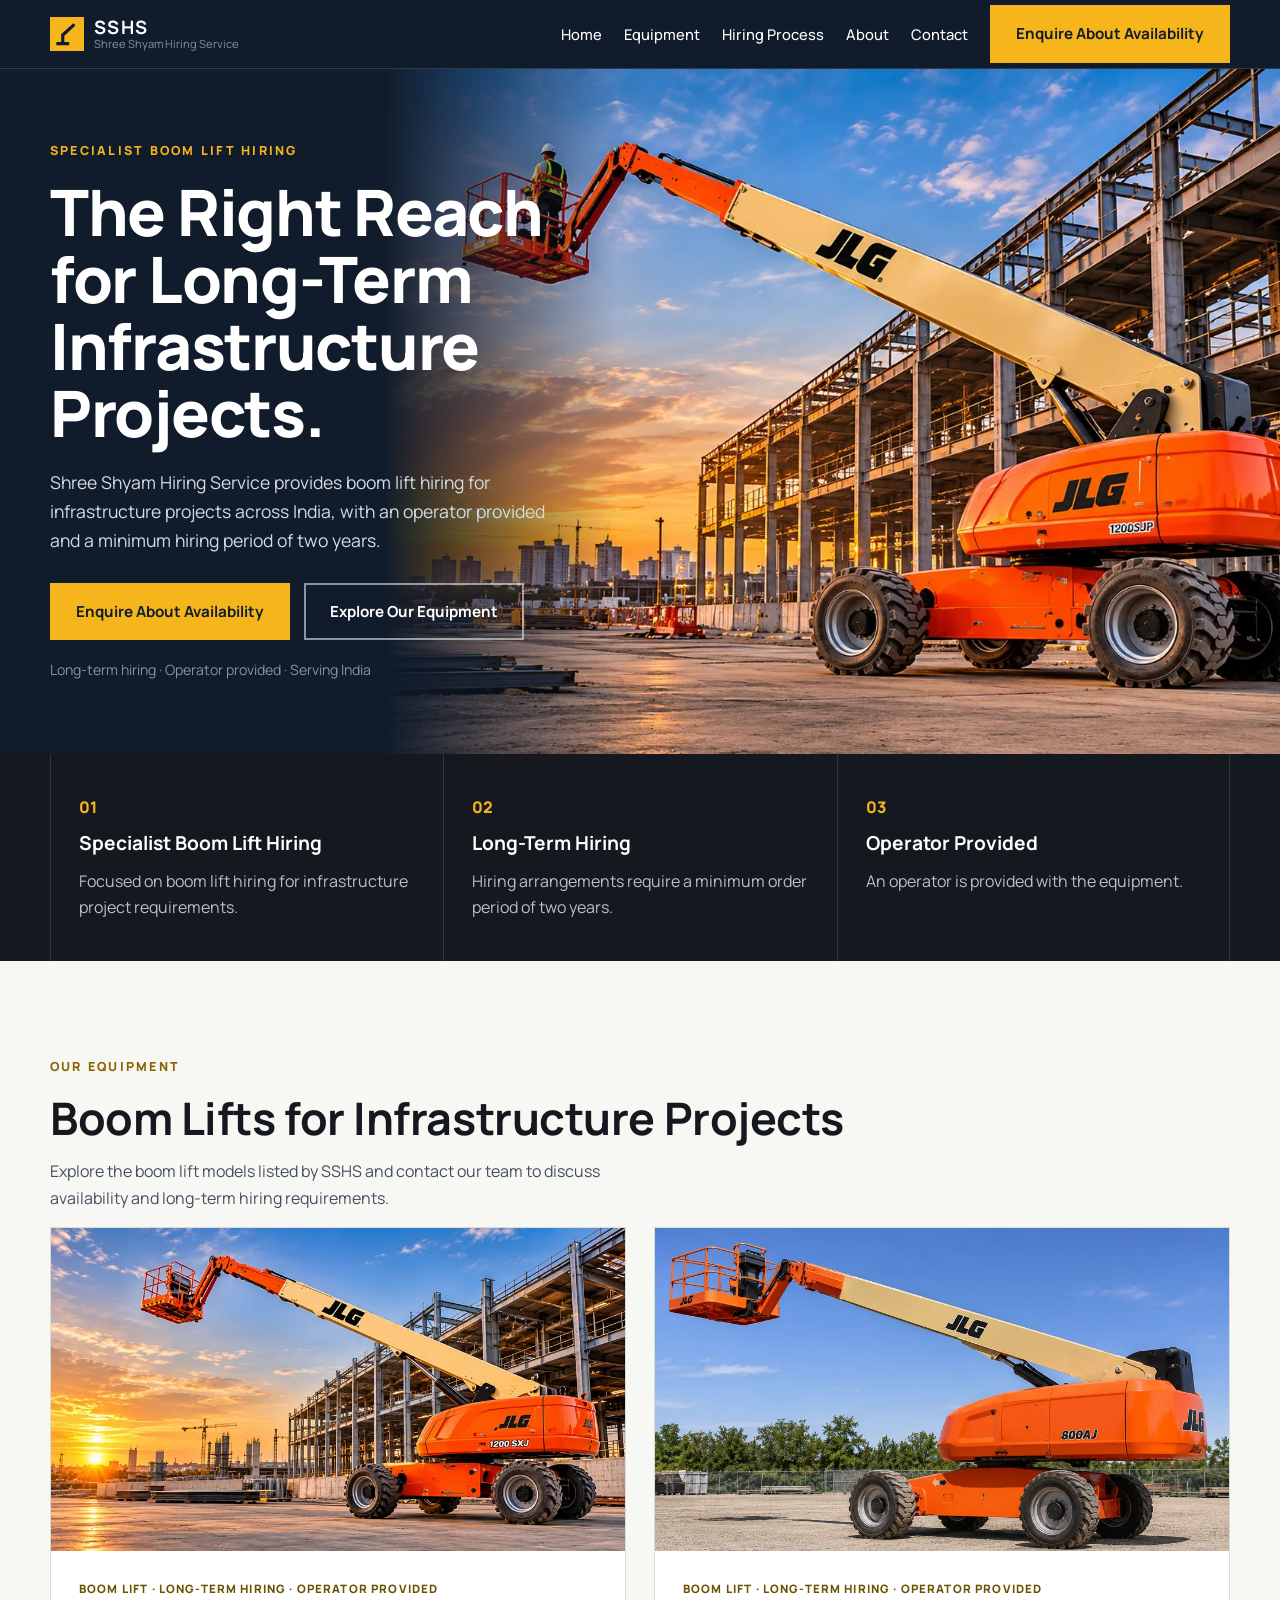
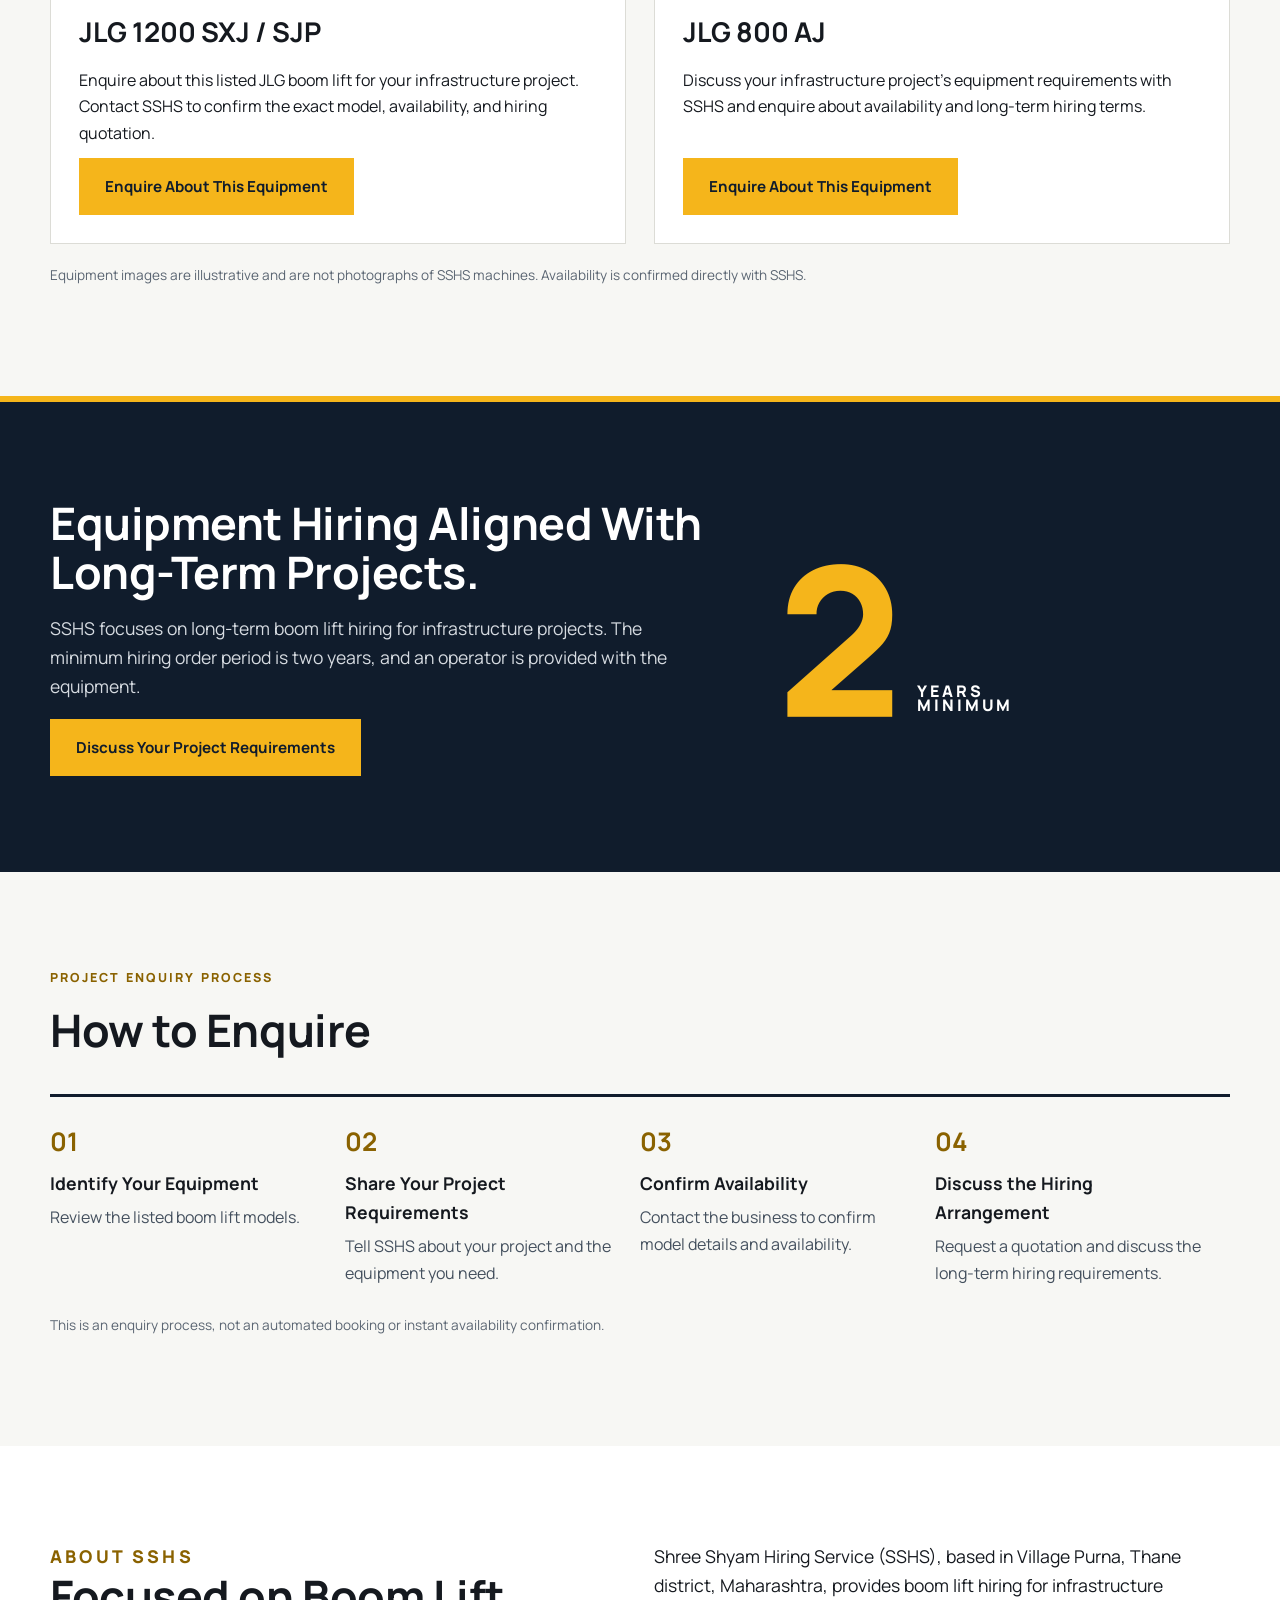
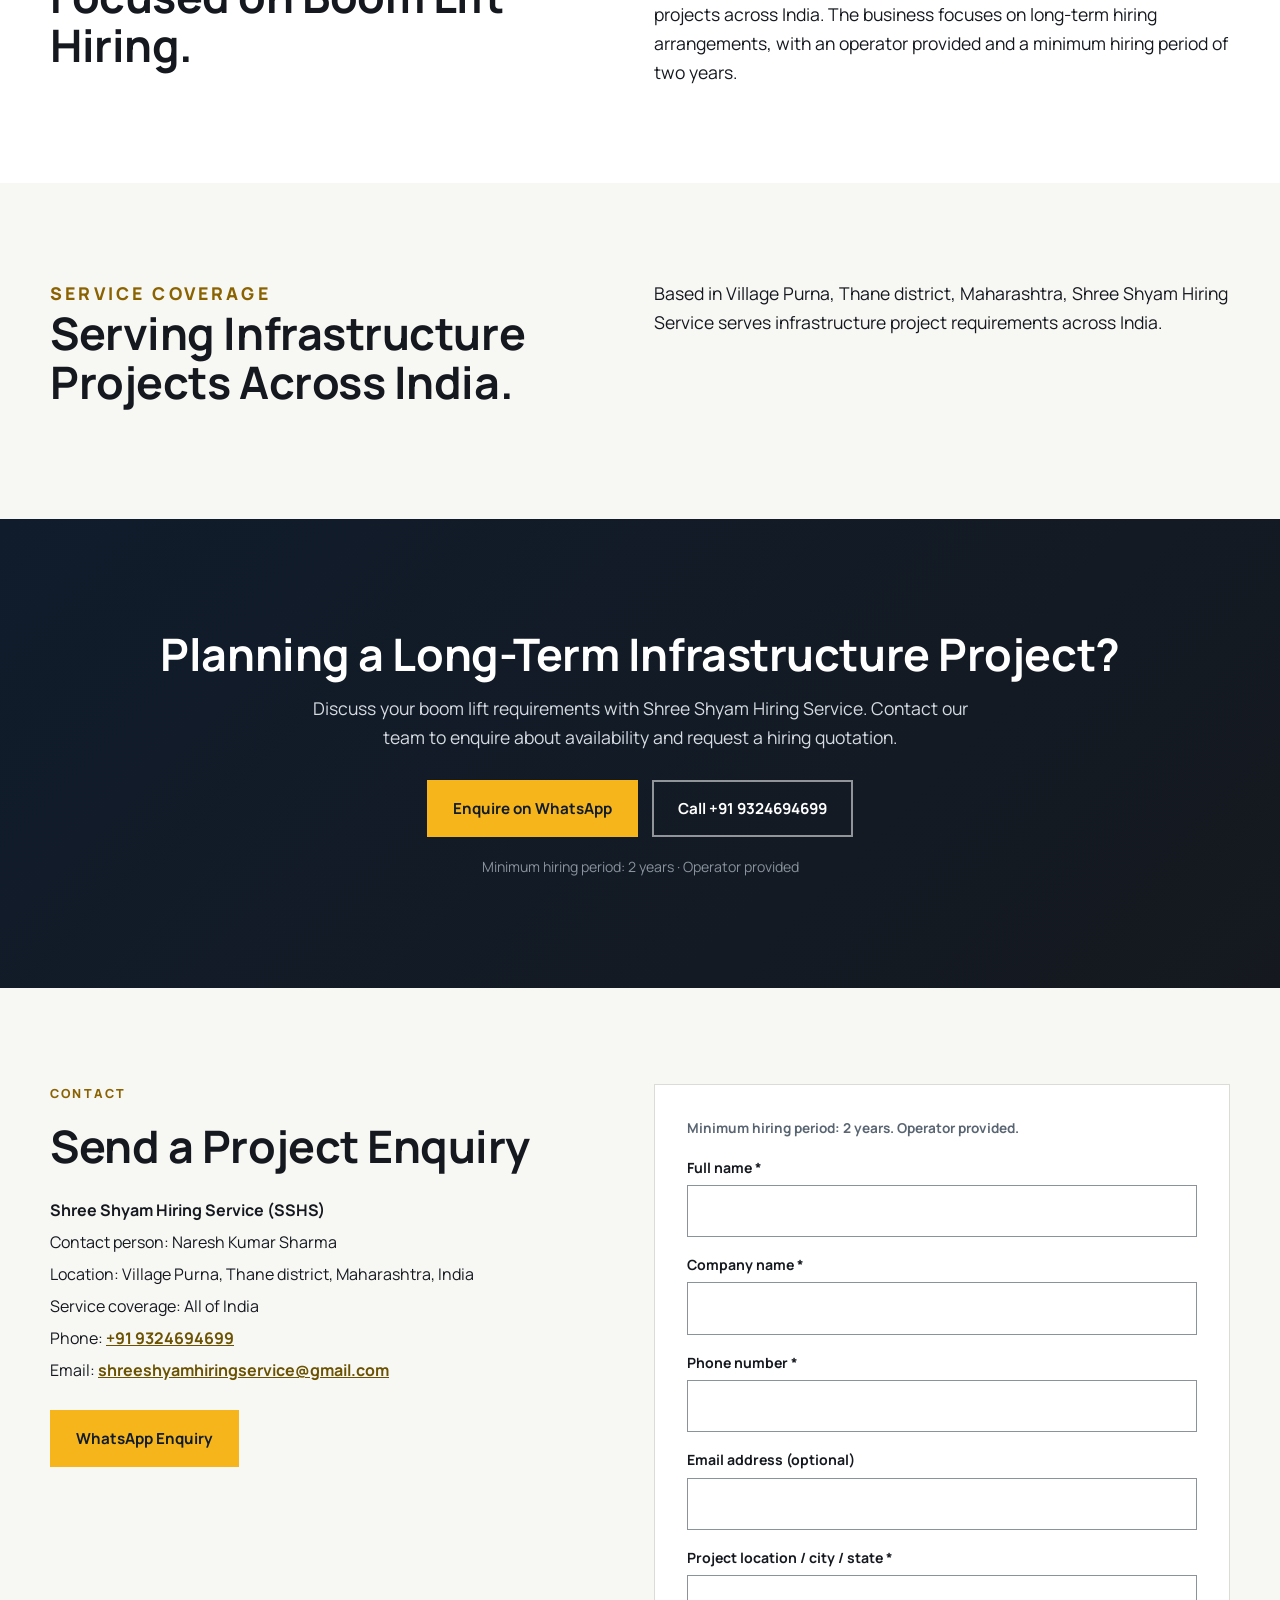
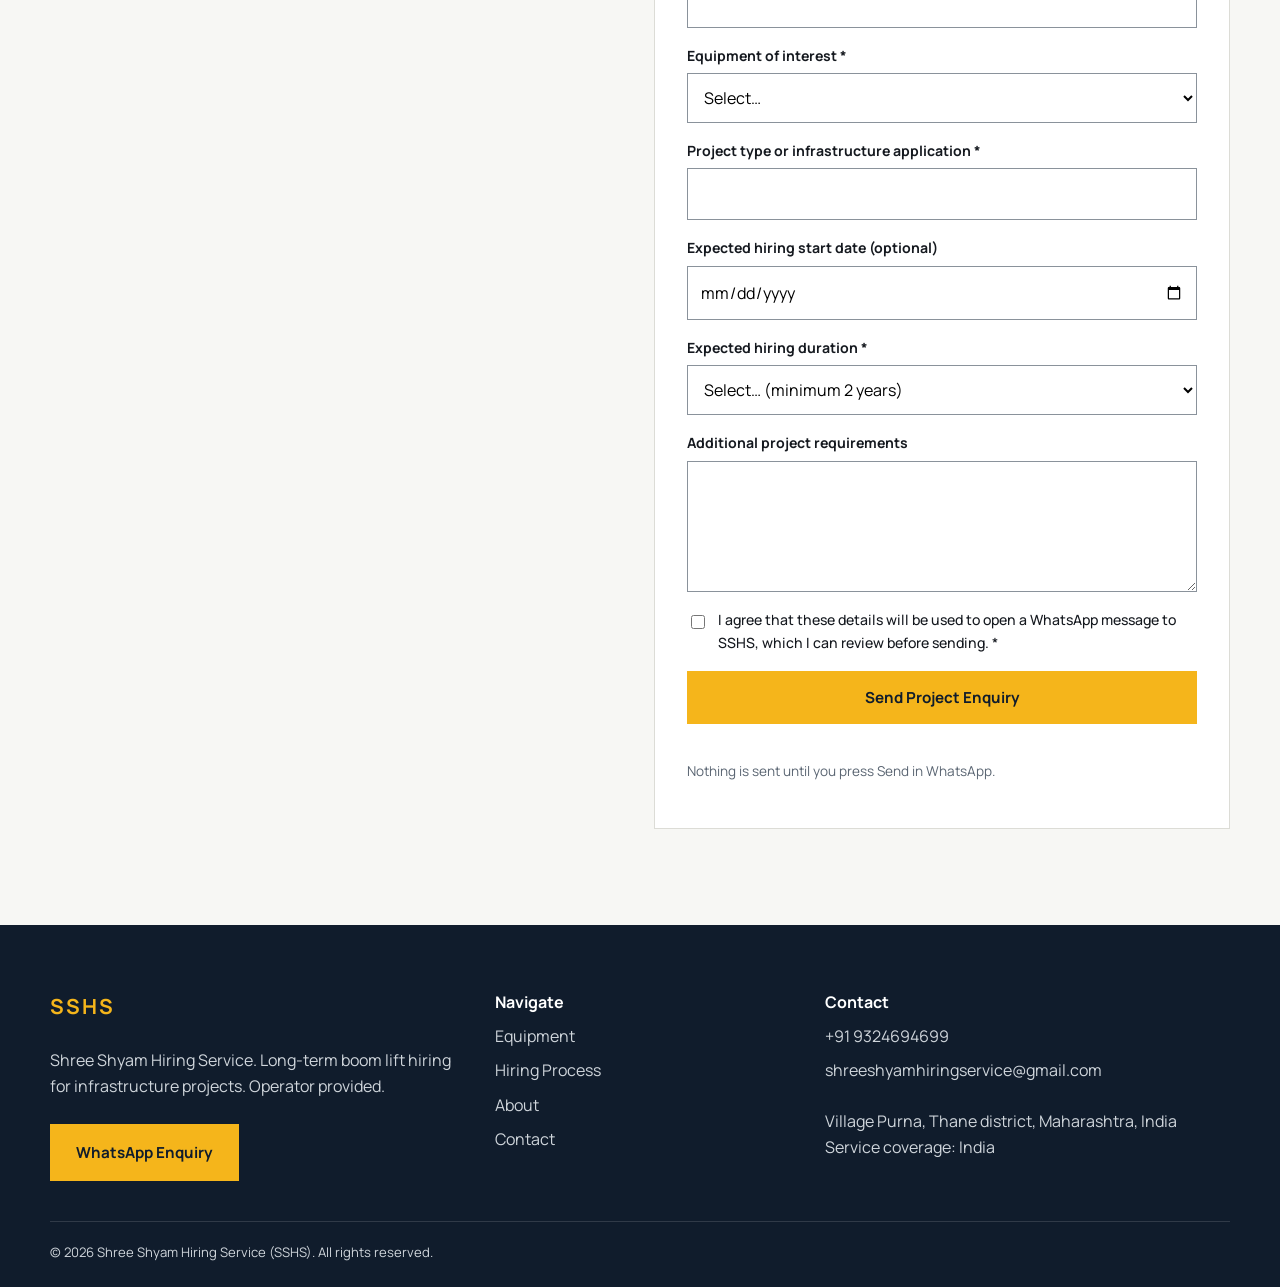
<file: index.html>
<!DOCTYPE html>
<html lang="en">
<head>
<meta charset="utf-8">
<meta name="viewport" content="width=device-width, initial-scale=1">
<title>Shree Shyam Hiring Service (SSHS) | Boom Lift Hiring India</title>
<meta name="description" content="Explore boom lift hiring from Shree Shyam Hiring Service (SSHS), based in Thane, Maharashtra. Long-term infrastructure project hiring, operator provided. Enquire about JLG boom lift availability.">
<meta name="robots" content="index, follow">
<meta property="og:type" content="website">
<meta property="og:title" content="Shree Shyam Hiring Service (SSHS) | Boom Lift Hiring India">
<meta property="og:description" content="Specialist long-term boom lift hiring for infrastructure projects across India. Operator provided.">
<link rel="icon" href="assets/favicon.svg" type="image/svg+xml">
<link rel="icon" href="assets/favicon-32.png" sizes="32x32" type="image/png">
<link rel="shortcut icon" href="assets/favicon.ico">
<link rel="apple-touch-icon" href="assets/favicon-180.png">
<link rel="preconnect" href="https://fonts.googleapis.com"><link rel="preconnect" href="https://fonts.gstatic.com" crossorigin>
<link href="https://fonts.googleapis.com/css2?family=Manrope:wght@400;500;700;800&display=swap" rel="stylesheet">
<link rel="stylesheet" href="styles.css">
</head>
<body>
<a class="skip" href="#main">Skip to content</a>
<header class="hdr" id="top">
 <div class="wrap hdr-in">
  <a class="brand" href="#top" aria-label="SSHS home"><svg width="34" height="34" viewBox="0 0 64 64" aria-hidden="true"><rect width="64" height="64" fill="#F5B51B"/><path d="M12 50h24M24 50V34l22-20" stroke="#101C2C" stroke-width="6" fill="none"/></svg><span><b>SSHS</b><small>Shree Shyam Hiring Service</small></span></a>
  <button class="menu-btn" aria-expanded="false" aria-controls="nav">Menu</button>
  <nav id="nav" aria-label="Main"><a href="#top">Home</a><a href="#equipment">Equipment</a><a href="#process">Hiring Process</a><a href="#about">About</a><a href="#contact">Contact</a><a class="btn btn-y" href="#contact">Enquire About Availability</a></nav>
 </div>
</header>
<main id="main">
<section class="hero">
 <picture><source media="(max-width:700px)" srcset="assets/images/sshs-hero-800.webp"><img class="hero-img" src="assets/images/sshs-hero-1600.webp" width="1600" height="900" fetchpriority="high" alt="Illustrative image of an orange and cream JLG boom lift with its platform raised beside a steel-framed building at sunset"></picture>
 <div class="wrap hero-in"><div class="hero-txt">
  <p class="eyebrow">Specialist Boom Lift Hiring</p>
  <h1 data-c="heroHeadline">The Right Reach for Long-Term Infrastructure Projects.</h1>
  <p class="lead" data-c="heroLead">Shree Shyam Hiring Service provides boom lift hiring for infrastructure projects across India, with an operator provided and a minimum hiring period of two years.</p>
  <div class="cta"><a class="btn btn-y" href="#contact">Enquire About Availability</a><a class="btn btn-o" href="#equipment">Explore Our Equipment</a></div>
  <p class="note">Long-term hiring &middot; Operator provided &middot; Serving India</p>
 </div></div>
</section>

<section class="caps"><div class="wrap grid3">
 <article><span>01</span><h2>Specialist Boom Lift Hiring</h2><p>Focused on boom lift hiring for infrastructure project requirements.</p></article>
 <article><span>02</span><h2>Long-Term Hiring</h2><p>Hiring arrangements require a minimum order period of two years.</p></article>
 <article><span>03</span><h2>Operator Provided</h2><p>An operator is provided with the equipment.</p></article>
</div></section>

<section id="equipment" class="sec"><div class="wrap">
 <p class="eyebrow dk">Our Equipment</p>
 <h2 class="h2">Boom Lifts for Infrastructure Projects</h2>
 <p class="sub">Explore the boom lift models listed by SSHS and contact our team to discuss availability and long-term hiring requirements.</p>
 <div class="grid2">
  <article class="card"><div class="ph"><img src="assets/images/jlg-1200-sxj-sjp-1000.webp" alt="Illustrative image of a JLG 1200 SXJ boom lift with its platform raised at a steel-frame construction site" loading="lazy" width="1000" height="563"></div>
   <div class="cb"><p class="tag">Boom lift &middot; Long-term hiring &middot; Operator provided</p><h3 data-c="equip1Name">JLG 1200 SXJ / SJP</h3>
   <p data-c="equip1Desc">Enquire about this listed JLG boom lift for your infrastructure project. Contact SSHS to confirm the exact model, availability, and hiring quotation.</p>
   <a class="btn btn-y wa" data-model="JLG 1200 SXJ / SJP" href="https://wa.me/919324694699">Enquire About This Equipment</a></div></article>
  <article class="card"><div class="ph"><img src="assets/images/jlg-800-aj-1000.webp" alt="JLG 800 AJ telescopic boom lift with its platform raised, parked on open ground" loading="lazy" width="1000" height="667" style="object-position:50% 44%"></div>
   <div class="cb"><p class="tag">Boom lift &middot; Long-term hiring &middot; Operator provided</p><h3 data-c="equip2Name">JLG 800 AJ</h3>
   <p data-c="equip2Desc">Discuss your infrastructure project's equipment requirements with SSHS and enquire about availability and long-term hiring terms.</p>
   <a class="btn btn-y wa" data-model="JLG 800 AJ" href="https://wa.me/919324694699">Enquire About This Equipment</a></div></article>
 </div>
 <p class="fine">Equipment images are illustrative and are not photographs of SSHS machines. Availability is confirmed directly with SSHS.</p>
</div></section>

<section class="term"><div class="wrap term-in">
 <div><h2 class="h2 lt">Equipment Hiring Aligned With Long-Term Projects.</h2>
 <p class="lead">SSHS focuses on long-term boom lift hiring for infrastructure projects. The minimum hiring order period is two years, and an operator is provided with the equipment.</p>
 <a class="btn btn-y" href="#contact">Discuss Your Project Requirements</a></div>
 <div class="big" aria-label="Minimum two years">2<small>YEARS<br>MINIMUM</small></div>
</div></section>

<section id="process" class="sec"><div class="wrap">
 <p class="eyebrow dk">Project Enquiry Process</p><h2 class="h2">How to Enquire</h2>
 <ol class="steps">
  <li><b>01</b><h3>Identify Your Equipment</h3><p>Review the listed boom lift models.</p></li>
  <li><b>02</b><h3>Share Your Project Requirements</h3><p>Tell SSHS about your project and the equipment you need.</p></li>
  <li><b>03</b><h3>Confirm Availability</h3><p>Contact the business to confirm model details and availability.</p></li>
  <li><b>04</b><h3>Discuss the Hiring Arrangement</h3><p>Request a quotation and discuss the long-term hiring requirements.</p></li>
 </ol>
 <p class="fine">This is an enquiry process, not an automated booking or instant availability confirmation.</p>
</div></section>

<section id="about" class="sec alt"><div class="wrap grid2 ab">
 <div><p class="eyebrow dk">About SSHS</p><h2 class="h2">Focused on Boom Lift Hiring.</h2></div>
 <p>Shree Shyam Hiring Service (SSHS), based in Village Purna, Thane district, Maharashtra, provides boom lift hiring for infrastructure projects across India. The business focuses on long-term hiring arrangements, with an operator provided and a minimum hiring period of two years.</p>
</div></section>

<section class="sec"><div class="wrap grid2 ab">
 <div><p class="eyebrow dk">Service Coverage</p><h2 class="h2">Serving Infrastructure Projects Across India.</h2></div>
 <p>Based in Village Purna, Thane district, Maharashtra, Shree Shyam Hiring Service serves infrastructure project requirements across India.</p>
</div></section>

<section class="banner"><div class="wrap">
 <h2 class="h2 lt">Planning a Long-Term Infrastructure Project?</h2>
 <p class="lead">Discuss your boom lift requirements with Shree Shyam Hiring Service. Contact our team to enquire about availability and request a hiring quotation.</p>
 <div class="cta"><a class="btn btn-y wa" data-model="" href="https://wa.me/919324694699">Enquire on WhatsApp</a><a class="btn btn-o" href="tel:+919324694699">Call +91 9324694699</a></div>
 <p class="note">Minimum hiring period: 2 years &middot; Operator provided</p>
</div></section>

<section id="contact" class="sec"><div class="wrap grid2 ct">
 <div><p class="eyebrow dk">Contact</p><h2 class="h2">Send a Project Enquiry</h2>
  <address><b>Shree Shyam Hiring Service (SSHS)</b><br>Contact person: <span data-c="person">Naresh Kumar Sharma</span><br>Location: Village Purna, Thane district, Maharashtra, India<br>Service coverage: All of India<br>Phone: <a href="tel:+919324694699">+91 9324694699</a><br>Email: <a href="mailto:shreeshyamhiringservice@gmail.com">shreeshyamhiringservice@gmail.com</a></address>
  <a class="btn btn-y wa" data-model="" href="https://wa.me/919324694699">WhatsApp Enquiry</a></div>
 <form id="f" novalidate><p class="fine" style="margin:0"><b>Minimum hiring period: 2 years. Operator provided.</b></p>
  <div class="fr"><label for="name">Full name *</label><input id="name" name="name" autocomplete="name" required></div>
  <div class="fr"><label for="company">Company name *</label><input id="company" name="company" autocomplete="organization" required></div>
  <div class="fr"><label for="phone">Phone number *</label><input id="phone" name="phone" type="tel" autocomplete="tel" inputmode="tel" required></div>
  <div class="fr"><label for="email">Email address (optional)</label><input id="email" name="email" type="email" autocomplete="email"></div>
  <div class="fr"><label for="loc">Project location / city / state *</label><input id="loc" name="loc" required></div>
  <div class="fr"><label for="equip">Equipment of interest *</label><select id="equip" name="equip" required><option value="">Select…</option><option>JLG 1200 SXJ / SJP</option><option>JLG 800 AJ</option><option>Not sure / need guidance</option></select></div>
  <div class="fr"><label for="ptype">Project type or infrastructure application *</label><input id="ptype" name="ptype" required></div>
  <div class="fr"><label for="start">Expected hiring start date (optional)</label><input id="start" name="start" type="date"></div>
  <div class="fr"><label for="dur">Expected hiring duration *</label><select id="dur" name="dur" required><option value="">Select… (minimum 2 years)</option><option>2 years (minimum)</option><option>More than 2 years</option></select></div>
  <div class="fr"><label for="msg">Additional project requirements</label><textarea id="msg" name="msg" rows="4"></textarea></div>
  <div class="fr chk"><input id="consent" type="checkbox" required><label for="consent">I agree that these details will be used to open a WhatsApp message to SSHS, which I can review before sending. *</label></div>
  <button class="btn btn-y" type="submit">Send Project Enquiry</button>
  <p class="fine" id="status" role="status">Nothing is sent until you press Send in WhatsApp.</p>
 </form>
</div></section>
</main>
<footer><div class="wrap fg">
 <div><b class="fb">SSHS</b><p>Shree Shyam Hiring Service. Long-term boom lift hiring for infrastructure projects. Operator provided.</p><a class="btn btn-y wa" data-model="" href="https://wa.me/919324694699">WhatsApp Enquiry</a></div>
 <div><b>Navigate</b><a href="#equipment">Equipment</a><a href="#process">Hiring Process</a><a href="#about">About</a><a href="#contact">Contact</a></div>
 <div><b>Contact</b><a href="tel:+919324694699">+91 9324694699</a><a href="mailto:shreeshyamhiringservice@gmail.com">shreeshyamhiringservice@gmail.com</a><p>Village Purna, Thane district, Maharashtra, India<br>Service coverage: India</p></div>
</div><p class="wrap copy">&copy; <span id="yr">2026</span> Shree Shyam Hiring Service (SSHS). All rights reserved.</p></footer>
<script src="script.js"></script>
</body></html>
</file>
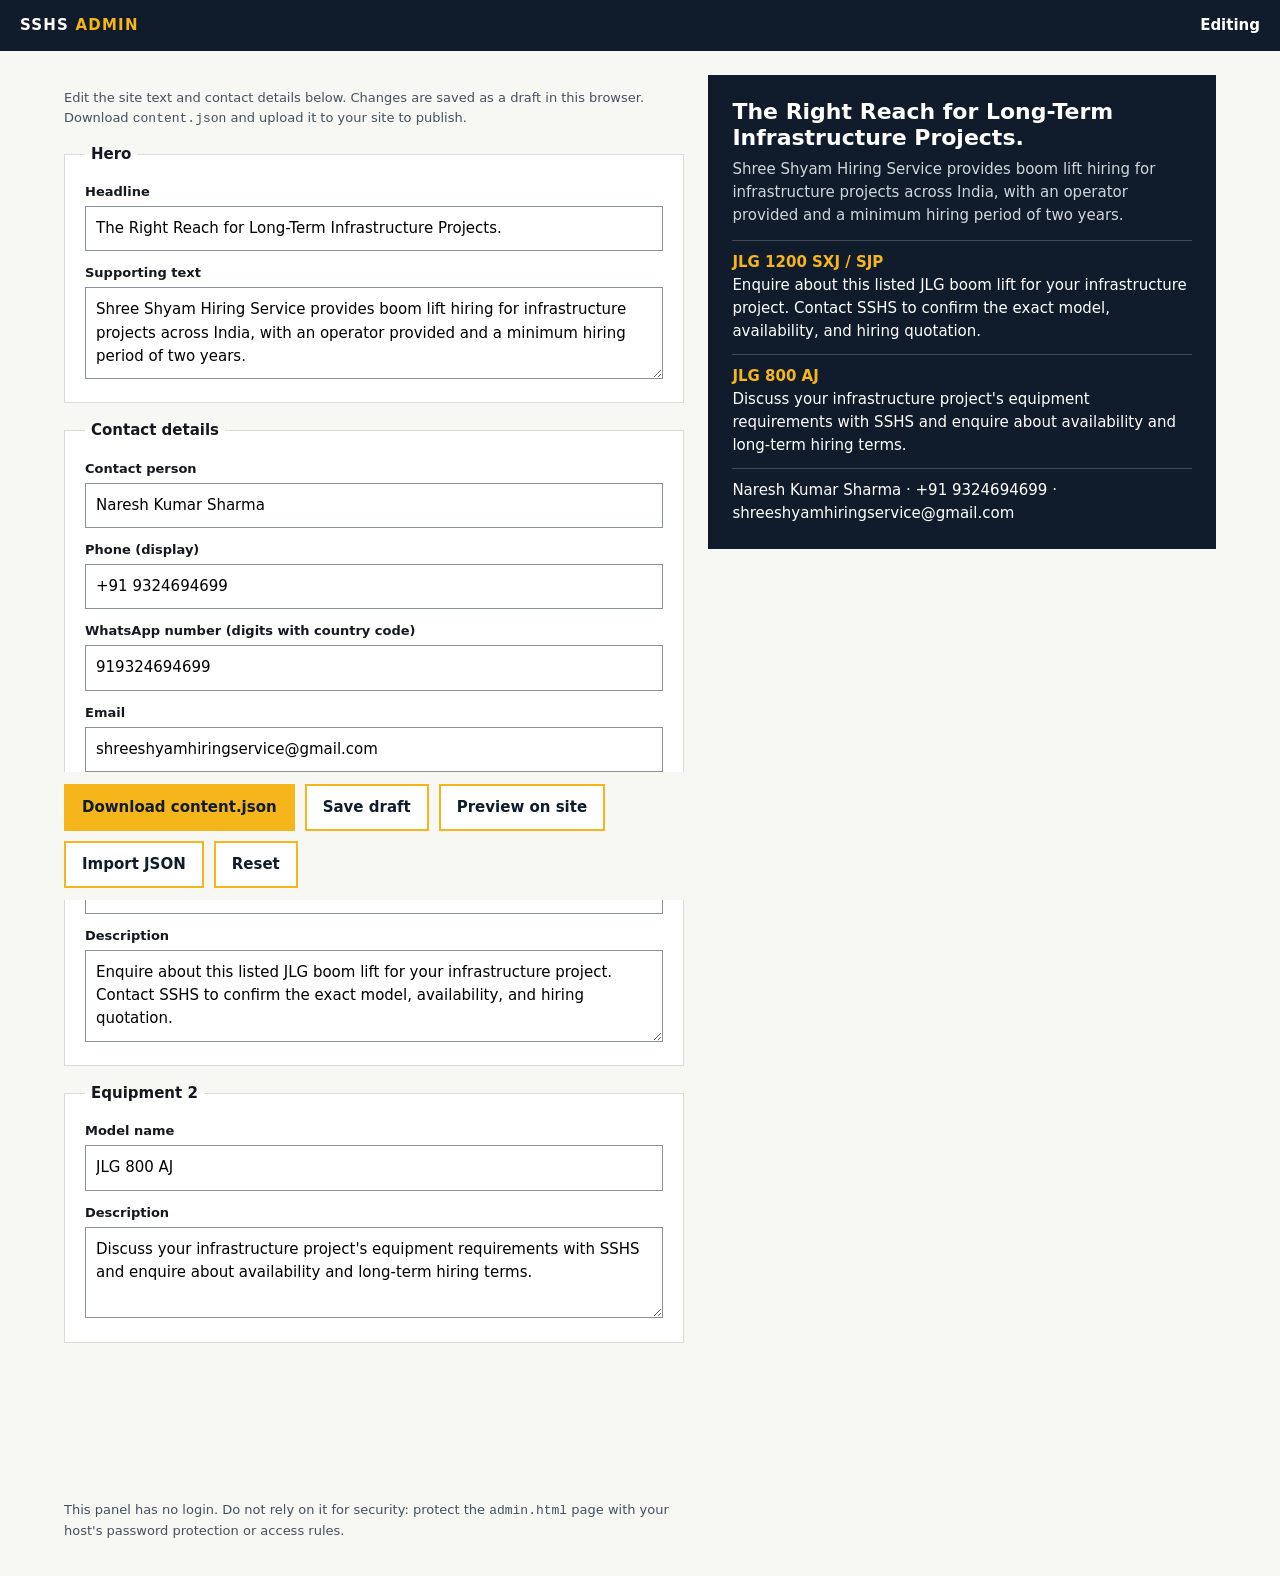
<file: admin.html>
<!DOCTYPE html><html lang="en"><head><meta charset="utf-8"><meta name="viewport" content="width=device-width, initial-scale=1, viewport-fit=cover">
<title>SSHS Admin</title><meta name="robots" content="noindex, nofollow">
<style>
:root{--navy:#101C2C;--y:#F5B51B;--steel:#89929D}*{box-sizing:border-box}
body{margin:0;font:400 15px/1.55 Manrope,system-ui,sans-serif;background:#F7F7F4;color:#15191F}
header{background:var(--navy);color:#fff;padding:14px 20px;display:flex;justify-content:space-between;align-items:center;gap:12px;flex-wrap:wrap}
header b{letter-spacing:.08em}header b span{color:var(--y)}
main{display:grid;grid-template-columns:minmax(0,1.1fr) minmax(0,.9fr);gap:24px;padding:24px;max-width:1200px;margin:auto}
fieldset{background:#fff;border:1px solid #dcdcd6;margin:0 0 16px;padding:16px 20px;display:grid;gap:12px}legend{font-weight:800;padding:0 6px}
label{font-weight:700;font-size:13px;display:block;margin-bottom:4px}input,textarea{width:100%;font:inherit;padding:10px;border:1.5px solid #8a929b;min-height:42px}
.err{color:#b3261e;font-size:12px;font-weight:700}[aria-invalid=true]{border-color:#b3261e}
button,a.b{font:inherit;font-weight:700;padding:10px 16px;border:2px solid var(--y);background:#fff;cursor:pointer;text-decoration:none;color:var(--navy);display:inline-block}
button.p{background:var(--y)}.bar{display:flex;gap:10px;flex-wrap:wrap;position:sticky;bottom:0;background:#F7F7F4;padding:12px 0}
:focus-visible{outline:3px solid var(--y);outline-offset:2px}
.pv{background:var(--navy);color:#fff;padding:24px;position:sticky;top:12px;align-self:start}.pv h2{font-size:22px;line-height:1.15;margin:0 0 8px}.pv p{color:#cfd5db;margin:0 0 12px}
.pv .c{border-top:1px solid #ffffff33;padding-top:10px;margin-top:10px}.pv h3{margin:0;color:var(--y);font-size:15px}.note{font-size:13px;color:#44505e}#st{font-weight:700}
@media(max-width:860px){main{grid-template-columns:1fr;padding:16px}.pv{position:static}}
</style></head><body>
<header><b>SSHS <span>ADMIN</span></b><span id="st" role="status">Editing</span></header>
<main><form id="f" novalidate>
<p class="note">Edit the site text and contact details below. Changes are saved as a draft in this browser. Download <code>content.json</code> and upload it to your site to publish.</p>
<fieldset><legend>Hero</legend><div><label for="heroHeadline">Headline</label><input id="heroHeadline"></div><div><label for="heroLead">Supporting text</label><textarea id="heroLead" rows="3"></textarea></div></fieldset>
<fieldset><legend>Contact details</legend><div><label for="person">Contact person</label><input id="person"></div><div><label for="phone">Phone (display)</label><input id="phone" type="tel"></div><div><label for="whatsapp">WhatsApp number (digits with country code)</label><input id="whatsapp" inputmode="numeric"></div><div><label for="email">Email</label><input id="email" type="email"></div></fieldset>
<fieldset><legend>Equipment 1</legend><div><label for="equip1Name">Model name</label><input id="equip1Name"></div><div><label for="equip1Desc">Description</label><textarea id="equip1Desc" rows="3"></textarea></div></fieldset>
<fieldset><legend>Equipment 2</legend><div><label for="equip2Name">Model name</label><input id="equip2Name"></div><div><label for="equip2Desc">Description</label><textarea id="equip2Desc" rows="3"></textarea></div></fieldset>
<div class="bar"><button class="p" type="submit">Download content.json</button><button type="button" id="save">Save draft</button><a class="b" id="prev" href="index.html?preview=1" target="_blank" rel="noopener">Preview on site</a><button type="button" id="imp">Import JSON</button><button type="button" id="rst">Reset</button><input type="file" id="file" accept="application/json" hidden></div>
<p class="note">This panel has no login. Do not rely on it for security: protect the <code>admin.html</code> page with your host's password protection or access rules.</p>
</form>
<aside class="pv" aria-label="Live preview"><h2 id="pH"></h2><p id="pL"></p><div class="c"><h3 id="p1"></h3><span id="p1d"></span></div><div class="c"><h3 id="p2"></h3><span id="p2d"></span></div><div class="c"><span id="pC"></span></div></aside></main>
<script>
var DEF={"heroHeadline": "The Right Reach for Long-Term Infrastructure Projects.", "heroLead": "Shree Shyam Hiring Service provides boom lift hiring for infrastructure projects across India, with an operator provided and a minimum hiring period of two years.", "person": "Naresh Kumar Sharma", "phone": "+91 9324694699", "whatsapp": "919324694699", "email": "shreeshyamhiringservice@gmail.com", "equip1Name": "JLG 1200 SXJ / SJP", "equip1Desc": "Enquire about this listed JLG boom lift for your infrastructure project. Contact SSHS to confirm the exact model, availability, and hiring quotation.", "equip2Name": "JLG 800 AJ", "equip2Desc": "Discuss your infrastructure project's equipment requirements with SSHS and enquire about availability and long-term hiring terms."},K=Object.keys(DEF),$=function(i){return document.getElementById(i)},st=$('st');
function load(d){K.forEach(function(k){$(k).value=d[k]!=null?d[k]:DEF[k]});show()}
function get(){var o={};K.forEach(function(k){o[k]=$(k).value.trim()});return o}
function show(){var c=get();$('pH').textContent=c.heroHeadline;$('pL').textContent=c.heroLead;$('p1').textContent=c.equip1Name;$('p1d').textContent=c.equip1Desc;$('p2').textContent=c.equip2Name;$('p2d').textContent=c.equip2Desc;$('pC').textContent=c.person+' \u00b7 '+c.phone+' \u00b7 '+c.email}
function saveDraft(){try{localStorage.setItem('sshs-draft',JSON.stringify(get()));st.textContent='Draft saved in this browser'}catch(e){st.textContent='Could not save draft (storage unavailable)'}}
function valid(){var ok=true;document.querySelectorAll('.err').forEach(function(e){e.remove()});
 K.forEach(function(k){var el=$(k);el.removeAttribute('aria-invalid');var v=el.value.trim(),m='';
  if(!v)m='Required.';else if(k==='whatsapp'&&!/^\d{10,15}$/.test(v.replace(/\D/g,'')))m='Enter 10-15 digits including country code.';else if(k==='email'&&!/^[^@\s]+@[^@\s]+\.[^@\s]+$/.test(v))m='Enter a valid email.';
  if(m){ok=false;el.setAttribute('aria-invalid','true');var s=document.createElement('div');s.className='err';s.textContent=m;el.parentNode.appendChild(s)}});
 if(!ok){st.textContent='Fix the highlighted fields';document.querySelector('[aria-invalid]').focus()}return ok}
document.getElementById("f").addEventListener('input',show);
document.getElementById("f").addEventListener('submit',function(e){e.preventDefault();if(!valid())return;saveDraft();var b=new Blob([JSON.stringify(get(),null,2)],{type:'application/json'}),a=document.createElement('a');a.href=URL.createObjectURL(b);a.download='content.json';a.click();st.textContent='Downloaded content.json. Upload it next to index.html to publish.'});
$('save').onclick=function(){if(valid())saveDraft()};
$('rst').onclick=function(){if(confirm('Reset all fields to the original text?')){try{localStorage.removeItem('sshs-draft')}catch(e){}load(DEF);st.textContent='Reset'}};
$('prev').onclick=function(){if(valid())saveDraft();else return false};
$('imp').onclick=function(){$('file').click()};
$('file').onchange=function(){var r=new FileReader();r.onload=function(){try{load(JSON.parse(r.result));st.textContent='Imported'}catch(e){st.textContent='Invalid JSON file'}};if(this.files[0])r.readAsText(this.files[0])};
var d={};try{d=JSON.parse(localStorage.getItem('sshs-draft')||'{}')}catch(e){}
load(d);
</script></body></html>
</file>
<file: styles.css>
:root{--navy:#101C2C;--char:#15191F;--warm:#F7F7F4;--y:#F5B51B;--steel:#89929D;--r:0}
*{box-sizing:border-box}html{scroll-behavior:smooth;scroll-padding-top:76px}
body{margin:0;font:400 1rem/1.65 Manrope,Inter,system-ui,sans-serif;background:var(--warm);color:var(--char);overflow-x:hidden}
img{max-width:100%;height:auto;display:block}a{color:inherit}
:focus-visible{outline:3px solid var(--y);outline-offset:3px}
.skip{position:absolute;left:-999px}.skip:focus{left:8px;top:8px;background:#fff;padding:8px;z-index:99}
.wrap{width:min(1180px,100% - 40px);margin:auto}
.hdr{position:sticky;top:0;z-index:50;background:var(--navy);color:#fff;border-bottom:1px solid #ffffff22}
.hdr-in{display:flex;align-items:center;justify-content:space-between;min-height:68px;gap:16px}
.brand{display:flex;gap:10px;align-items:center;text-decoration:none}.brand span{display:flex;flex-direction:column;line-height:1.15}.brand b{font-size:1.15rem;letter-spacing:.08em}.brand small{font-size:.7rem;color:var(--steel)}
nav{display:flex;gap:22px;align-items:center}nav a:not(.btn){text-decoration:none;font-weight:500;font-size:.92rem}nav a:not(.btn):hover{color:var(--y)}
.menu-btn{display:none;background:none;border:1px solid #fff6;color:#fff;padding:10px 16px;font:inherit;min-height:44px}
.btn{display:inline-block;padding:14px 24px;font-weight:700;text-decoration:none;border:2px solid var(--y);min-height:48px;text-align:center;cursor:pointer;font-family:inherit;font-size:.95rem;transition:.2s}
.btn-y{background:var(--y);color:var(--navy)}.btn-y:hover{background:#fff;border-color:#fff}
.btn-o{color:#fff;border-color:#ffffff88;background:none}.btn-o:hover{border-color:var(--y);color:var(--y)}
.hero{position:relative;background:var(--navy);color:#fff;min-height:660px;display:flex;align-items:center;overflow:hidden}
.hero-img{position:absolute;top:0;right:0;width:70%;height:100%;object-fit:cover;object-position:60% 50%;-webkit-mask-image:linear-gradient(90deg,transparent,#000 26%);mask-image:linear-gradient(90deg,transparent,#000 26%)}
.hero-in{position:relative;padding:72px 0}.hero-txt{max-width:500px}
.eyebrow{color:var(--y);font-weight:800;letter-spacing:.18em;text-transform:uppercase;font-size:.78rem;margin:0 0 16px}.eyebrow.dk{color:#8a6200}
h1{font-size:clamp(2.2rem,5vw,4rem);line-height:1.05;margin:0 0 22px;font-weight:800;letter-spacing:-.02em}
.lead{font-size:1.1rem;color:#d6dbe1;max-width:60ch}.cta{display:flex;gap:14px;flex-wrap:wrap;margin:28px 0 18px}
.note{color:var(--steel);font-size:.88rem;margin:0}
.art{margin:0;border:1px solid #ffffff22;padding:20px;background:#0b1420}.art figcaption{color:var(--steel);font-size:.75rem;letter-spacing:.12em;text-transform:uppercase;margin-top:8px}
.caps{background:var(--char);color:#fff}.grid3{display:grid;grid-template-columns:repeat(3,1fr)}
.caps article{padding:40px 28px;border-left:1px solid #ffffff1f}.caps article:last-child{border-right:1px solid #ffffff1f}
.caps span{color:var(--y);font-weight:800}.caps h2{font-size:1.2rem;margin:8px 0}.caps p{color:#b9c0c8;margin:0}
.sec{padding:96px 0}.sec.alt{background:#fff}.h2{font-size:clamp(1.8rem,3.5vw,2.8rem);line-height:1.1;margin:0 0 16px;letter-spacing:-.01em}.h2.lt{color:#fff}
.sub{max-width:62ch;color:#44505e}.grid2{display:grid;grid-template-columns:1fr 1fr;gap:28px}
.card{background:#fff;border:1px solid #dcdcd6;display:flex;flex-direction:column}.ph{background:var(--navy);padding:28px}
.cb{padding:28px;display:flex;flex-direction:column;gap:12px;flex:1}.cb .btn{margin-top:auto;align-self:flex-start}.cb h3{font-size:1.7rem;margin:0}.cb p{margin:0}
.tag{font-size:.72rem!important;letter-spacing:.1em;text-transform:uppercase;color:#6b5200;font-weight:800}
.fine{font-size:.85rem;color:#5a6572;margin-top:20px}
.term{background:var(--navy);color:#fff;padding:96px 0;border-top:6px solid var(--y)}.term-in{display:grid;grid-template-columns:1.5fr 1fr;gap:48px;align-items:center}
.big{font-size:clamp(7rem,18vw,13rem);font-weight:800;color:var(--y);line-height:.9;display:flex;align-items:flex-end;gap:14px}.big small{font-size:1rem;letter-spacing:.18em;color:#fff;padding-bottom:18px}
.steps{list-style:none;padding:0;margin:40px 0 0;display:grid;grid-template-columns:repeat(4,1fr);gap:0;border-top:3px solid var(--navy)}
.steps li{padding:24px 22px 8px 0}.steps b{color:#8a6200;font-size:1.6rem}.steps h3{margin:6px 0;font-size:1.1rem}.steps p{margin:0;color:#44505e}
.ab{align-items:start}.ab p{font-size:1.1rem;margin:0}
.banner{background:var(--char) linear-gradient(135deg,#101C2C,#15191F);color:#fff;padding:110px 0;text-align:center}.banner .lead{margin:auto}.banner .cta{justify-content:center}
.ct{align-items:start}address{font-style:normal;margin:24px 0;line-height:2}address a{color:#6b5200;font-weight:700}
form{background:#fff;border:1px solid #dcdcd6;padding:32px;display:grid;gap:16px}
.fr{display:flex;flex-direction:column;gap:6px}label{font-weight:700;font-size:.88rem}
input,select,textarea{font:inherit;padding:12px;border:1.5px solid #8a929b;background:#fff;min-height:46px;width:100%}
.chk{flex-direction:row;gap:10px;align-items:flex-start}.chk input{width:22px;min-height:22px;margin-top:3px}.chk label{font-weight:500}
.err{color:#b3261e;font-size:.82rem;font-weight:700}input[aria-invalid=true],select[aria-invalid=true]{border-color:#b3261e}
footer{background:var(--navy);color:#cfd5db;padding:64px 0 24px}.fg{display:grid;grid-template-columns:1.4fr 1fr 1.4fr;gap:40px}
.fg div{display:flex;flex-direction:column;gap:8px;align-items:flex-start}.fg b{color:#fff}.fg a:not(.btn){text-decoration:none}.fg a:hover{color:var(--y)}.fb{color:var(--y)!important;letter-spacing:.1em;font-size:1.3rem}
.copy{margin-top:40px;border-top:1px solid #ffffff22;padding-top:20px;font-size:.82rem}
@media(max-width:900px){.hero-in,.grid2,.term-in,.fg{grid-template-columns:1fr}.grid3{grid-template-columns:1fr}.caps article{border:0;border-top:1px solid #ffffff1f}.steps{grid-template-columns:1fr 1fr}.sec{padding:64px 0}.hero{padding:56px 0}
.menu-btn{display:block}nav{display:none;position:absolute;top:68px;left:0;right:0;background:var(--navy);flex-direction:column;align-items:stretch;padding:16px 20px 24px;gap:6px}nav.open{display:flex}nav a:not(.btn){padding:12px 0}}
@media(max-width:520px){.steps{grid-template-columns:1fr}form{padding:20px}.btn{width:100%}.cb .btn{align-self:stretch}.brand small{display:none}}
@media(prefers-reduced-motion:reduce){*{transition:none!important;scroll-behavior:auto!important}}
.ph{padding:0;aspect-ratio:16/9;overflow:hidden}.ph img{width:100%;height:100%;object-fit:cover}
.ph.pending{padding:24px;display:flex;flex-direction:column;align-items:center;justify-content:center;gap:8px}.ph.pending img{object-fit:contain;height:80%;opacity:.5}.ph.pending p{margin:0;color:var(--steel);font-size:.8rem;letter-spacing:.12em;text-transform:uppercase}
@media(max-width:900px){.hero{display:block;min-height:0}.hero-img{position:static;width:100%;height:auto;aspect-ratio:16/10;object-position:68% 50%;-webkit-mask-image:none;mask-image:none}.hero-in{padding:36px 0 56px}}
</file>
